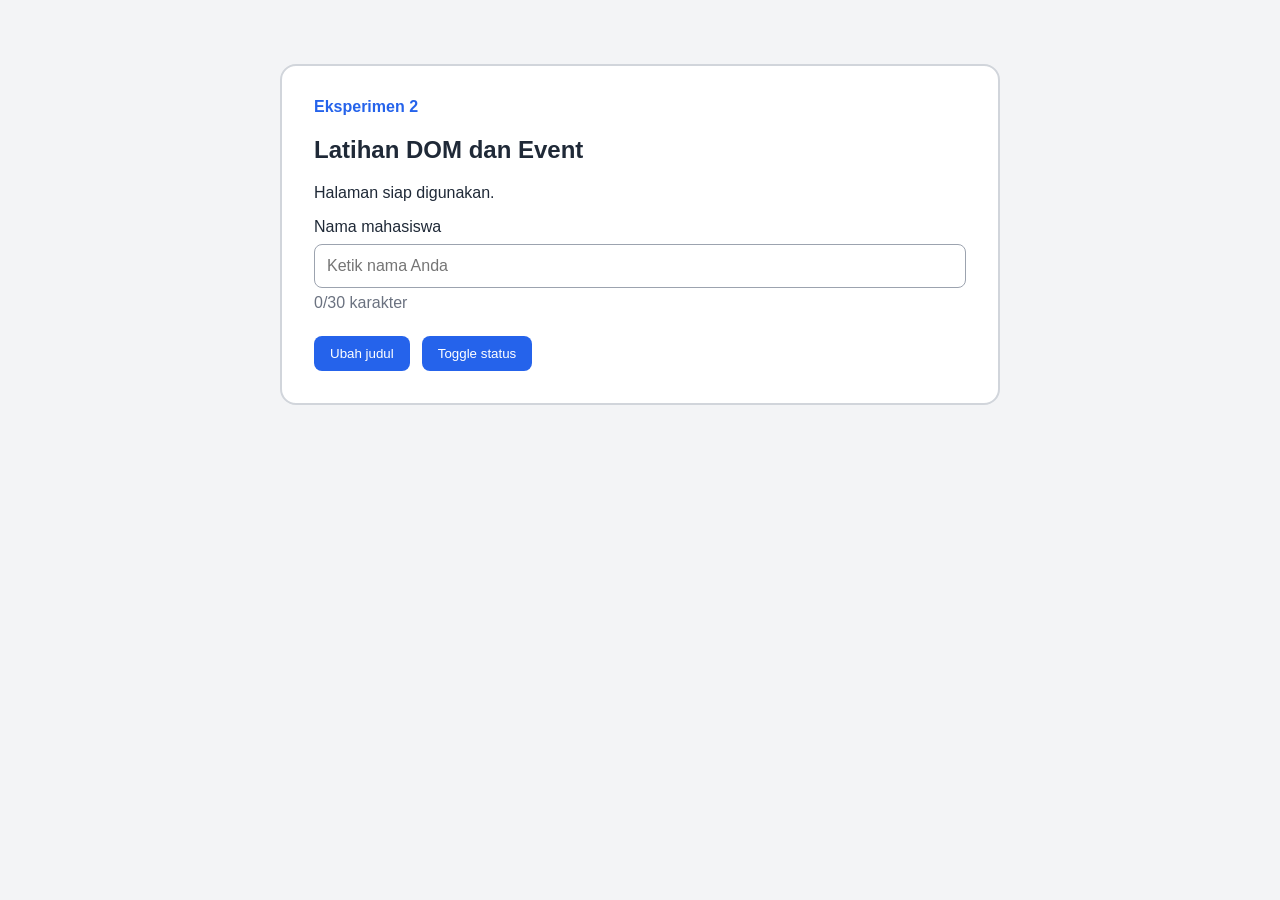
<file: eksperimen-2-dom-event/index.html>
<!DOCTYPE html>
<html lang="en">
<head>
    <meta charset="UTF-8">
    <meta name="viewport" content="width=device-width, initial-scale=1.0">
    <title>Eksperimen DOM dan Event</title>
    <link rel="stylesheet" href="css/style.css"
</head>
<body>
    <main class="container">
     <section class="praktikum-card"
            aria-labelledby="judul-utama">
        <p class="label">Eksperimen 2</p>
        <h1 id="judul-utama">Latihan DOM dan Event</h1>

        <p id="status" aria-live="polite">
            Halaman siap digunakan.
        </p>

        <label for="nama">Nama mahasiswa</label>
        <input id="nama" name="nama" type="text"
                maxlength="30"
                placeholder="Ketik nama Anda">
        <p class="counter">
        <span id="jumlah-karakter">0</span>/30 karakter
        </p>
        
      <div class="actions">
        <button id="ubah-judul" type="button">
            Ubah judul
        </button>
        <button id="toggle-status" type="button"
            aria-pressed="false">
            Toggle status
        </button>
      </div>
     </section>

     <script src="js/app.js" defer></script>
</body>
</html>
</file>
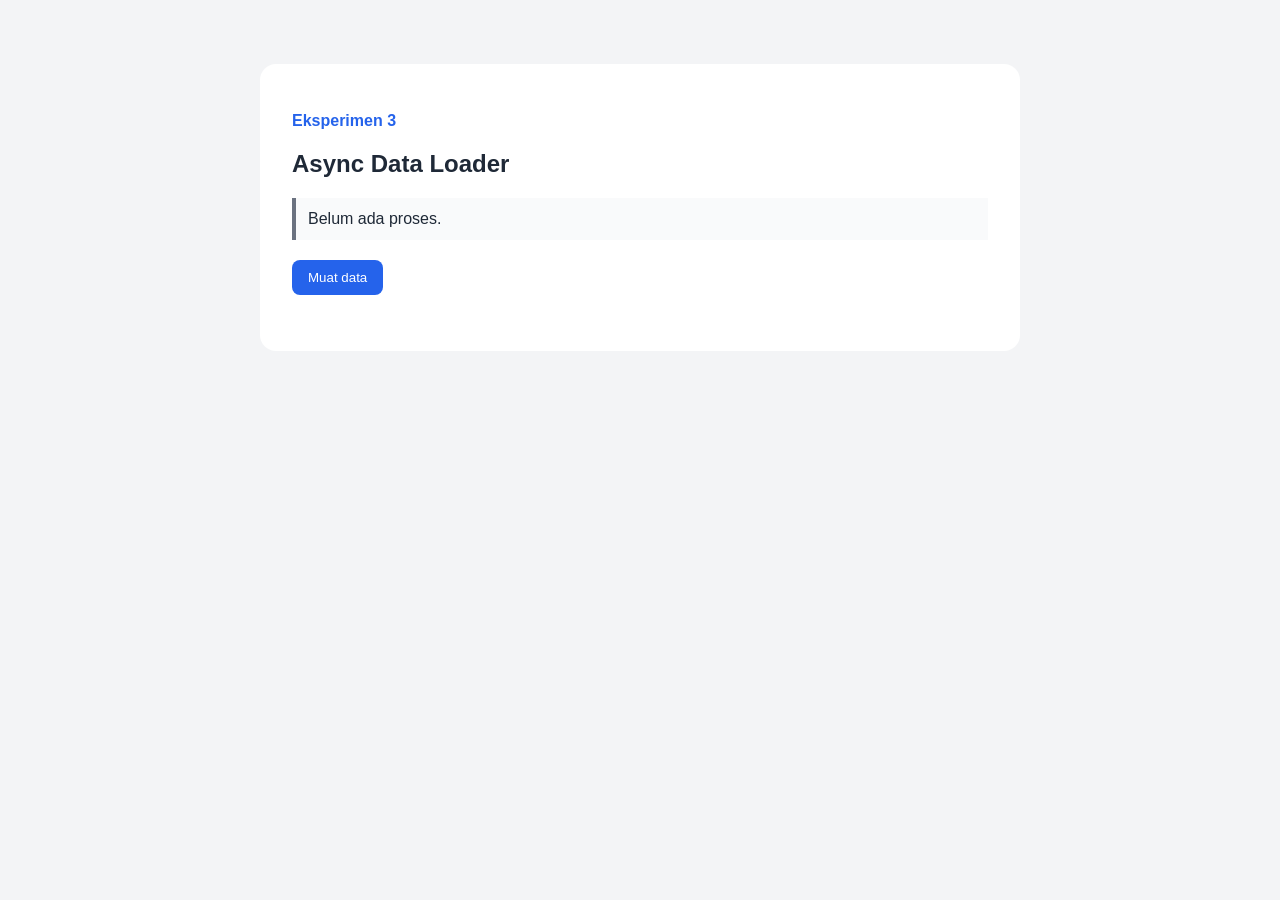
<file: eksperimen-3-async/index.html>
<!DOCTYPE html>
<html lang="id">
<head>
    <meta charset="UTF-8">
    <meta name="viewport" content="width=device-width, initial-scale=1.0">
    <title>Eksperimen Asynchronous JavaScript</title>
    <link rel="stylesheet" href="css/style.css"
</head>
<body>
    <main class="container">
     <section class="praktikum-card"
            aria-labelledby="judul-utama">
        <p class="label">Eksperimen 3</p>
        <h1 id="judul-utama">Async Data Loader</h1>

        <p id="status" class="status" data-state="idle" role="status" aria-live="polite">
            Belum ada proses.
        </p>

        <button id="muat-data" type="button">
            Muat data
        </button>

        <section id="daftar-fitur" class="grid" aria-label="Daftar fitur"></section>
        </section>
      </div>
     </section>

     <script src="js/app.js" defer></script>
</body>
</html>
</file>
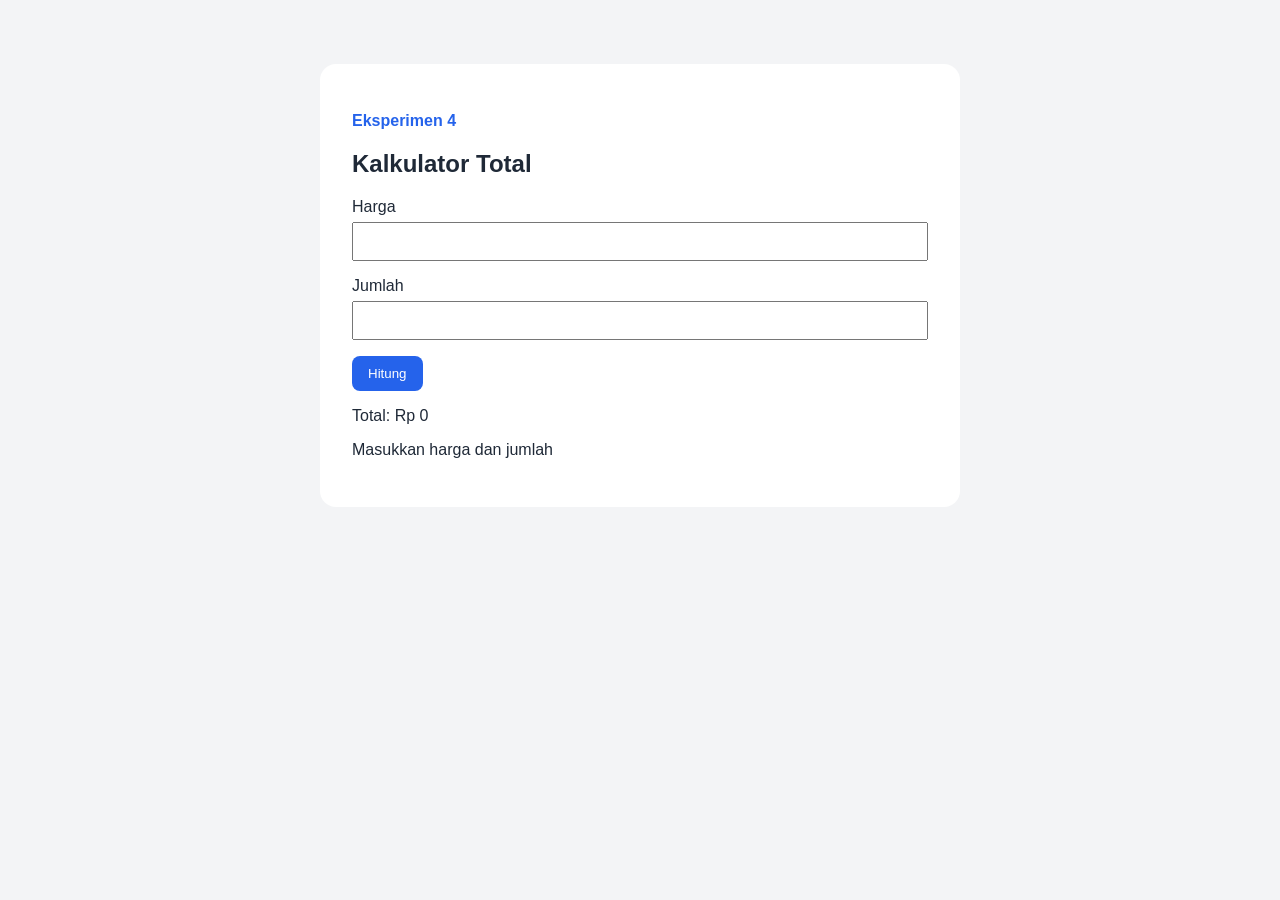
<file: eksperimen-4-debugging/index.html>
<!DOCTYPE html>
<html lang="en">
<head>
    <meta charset="UTF-8">
    <meta name="viewport" content="width=device-width, initial-scale=1.0">
    <title>Eksperimen Diagnosis Error</title>
    <link rel="stylesheet" href="css/style.css"
</head>
<body>
    <main class="container">
     <section class="praktikum-card"
            aria-labelledby="judul-utama">
        <p class="label">Eksperimen 4</p>
        <h1 id="judul-utama">Kalkulator Total</h1>

        <form id="form-hitung">
            <label for="harga">Harga</label>
            <input id="harga" name="harga" type="number" min="1" required>
            
            <label for="jumlah">Jumlah</label>
            <input id="jumlah" name="jumlah" type="number" min="1" required>
            
            <button id="hitung" type="submit">Hitung</button>
        </form>

        <p>Total: Rp <output id="hasil">0</output></p>
        <p id="pesan" role="status" aria-live="polite">
            Masukkan harga dan jumlah
        </p>
     </section>

     <script src="js/app.js" defer></script>
</body>
</html>
</file>
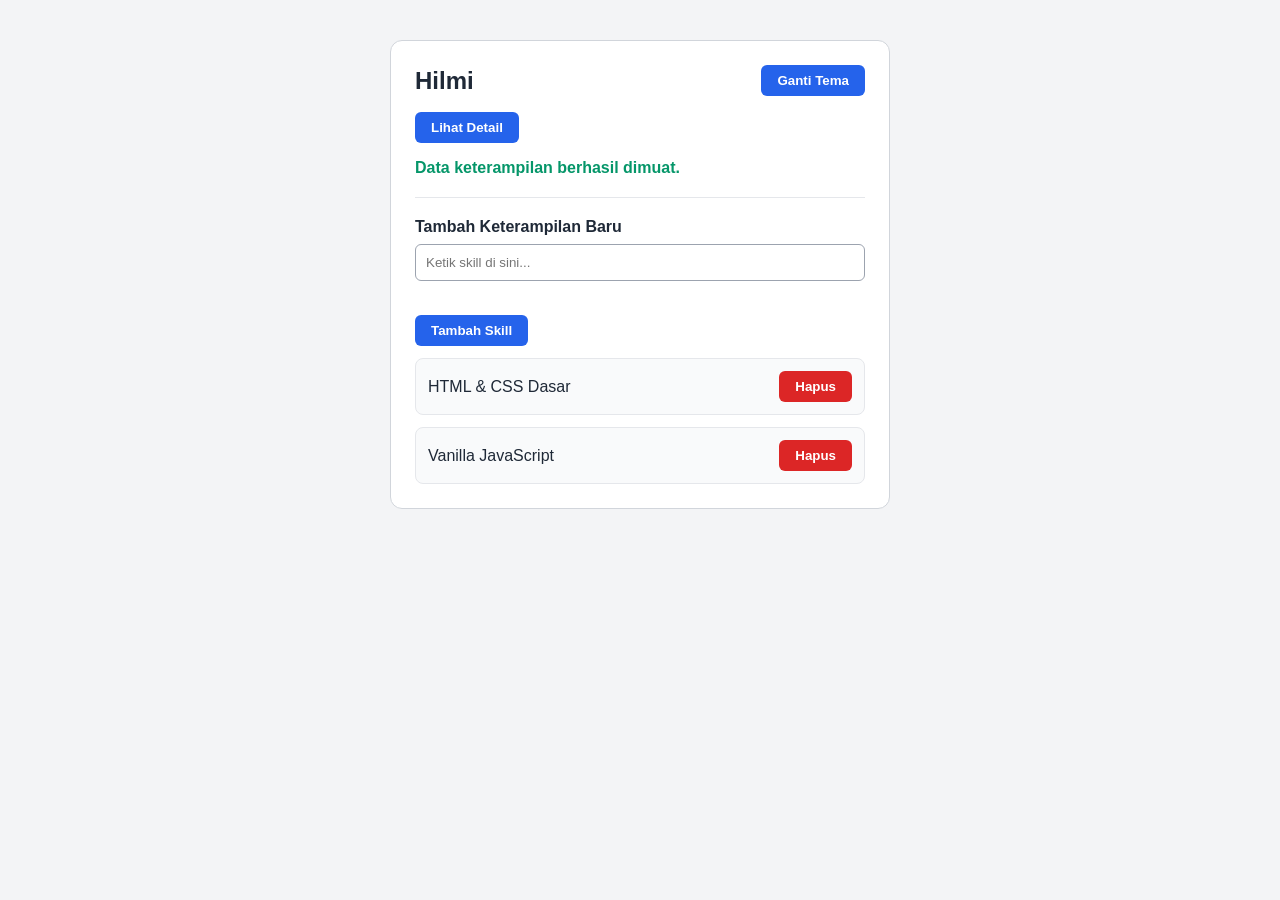
<file: homework-land-page/index.html>
<!doctype html>
<html lang="id">
<head>
  <meta charset="utf-8">
  <meta name="viewport" content="width=device-width, initial-scale=1">
  <title>Homework - Interactive Profile Card</title>
  <link rel="stylesheet" href="css/style.css">
</head>
<body>
  <main class="container">
    <article class="profile-card">
      <header>
        <h1 id="nama-profil">Memuat...</h1>
        <button id="btn-tema" type="button">Ganti Tema</button>
      </header>

      <section class="detail-section">
        <button id="btn-detail" type="button" aria-expanded="false">Lihat Detail</button>
        <div id="panel-detail" class="hidden">
          <p id="bio-profil"></p>
        </div>
      </section>

      <div class="status-container">
        <p id="status" role="status" aria-live="polite">Menyiapkan profil...</p>
        <button id="btn-coba-lagi" type="button" class="hidden">Coba Lagi</button>
      </div>

      <hr>

      <form id="form-skill" novalidate>
        <label for="input-skill">Tambah Keterampilan Baru</label>
        <input id="input-skill" type="text" autocomplete="off" placeholder="Ketik skill di sini...">
        <small id="error-skill" class="error-text"></small>
        <button type="submit" id="btn-tambah">Tambah Skill</button>
      </form>

      <section id="daftar-skill" aria-label="Daftar Keterampilan"></section>

    </article>
  </main>
  <script src="js/app.js" defer></script>
</body>
</html>
</file>
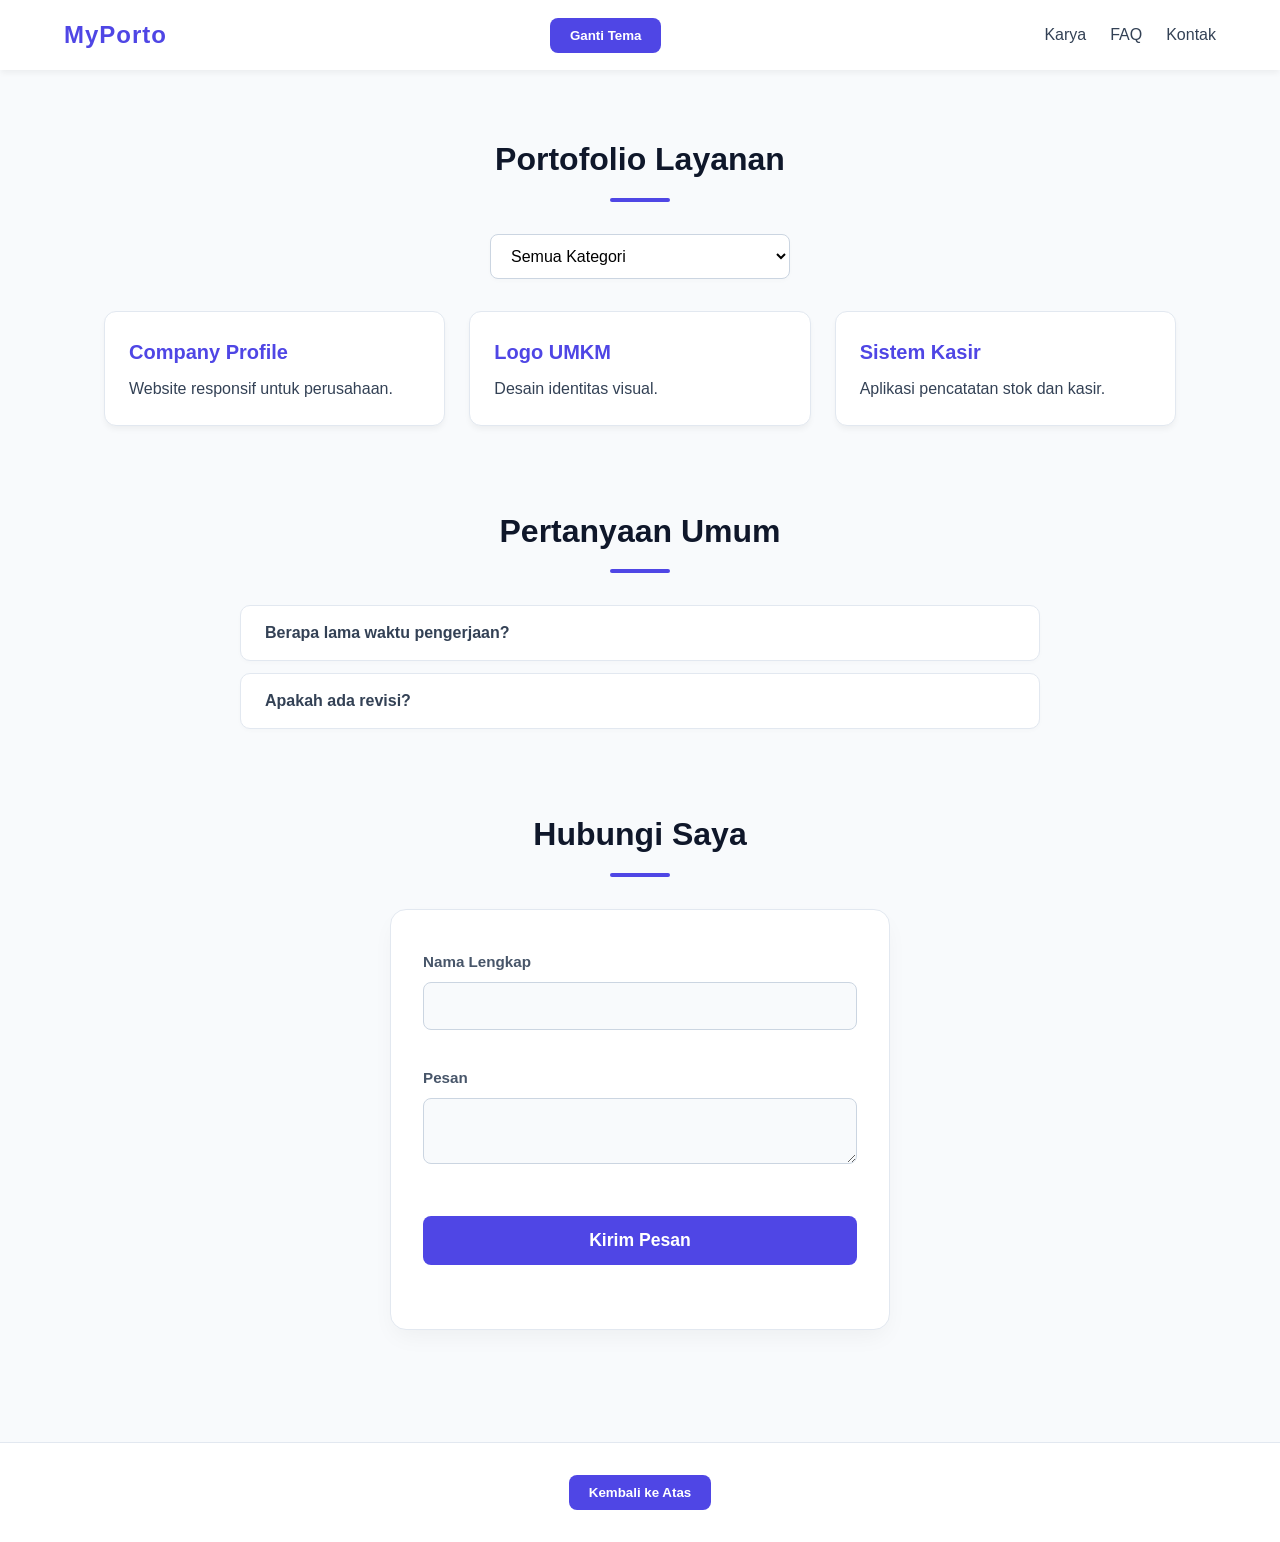
<file: mini-project/index.html>
<!DOCTYPE html>
<html lang="id">
<head>
  <meta charset="UTF-8">
  <meta name="viewport" content="width=device-width, initial-scale=1.0">
  <title>Portofolio Interaktif</title>
  <link rel="stylesheet" href="css/style.css">
  <script src="js/app.js" defer></script>
</head>
<body>
  <!-- 1. Navigasi & 7. Tema -->
  <header>
    <div class="logo">MyPorto</div>
    <button id="btn-tema" aria-label="Ganti Tema">Ganti Tema</button>
    <button id="btn-menu" aria-expanded="false" aria-controls="nav-links">☰ Menu</button>
    <nav id="nav-links" class="nav-links hidden">
      <a href="#karya">Karya</a>
      <a href="#faq">FAQ</a>
      <a href="#kontak">Kontak</a>
    </nav>
  </header>

  <main>
    <!-- 2. Daftar Dinamis & 3. Filter -->
    <section id="karya">
      <h2>Portofolio Layanan</h2>
      <select id="filter-kategori" aria-label="Filter Kategori">
        <option value="semua">Semua Kategori</option>
        <option value="web">Web Development</option>
        <option value="desain">Desain Grafis</option>
      </select>
      <div id="status-karya" aria-live="polite"></div>
      <div id="portofolio-container" class="grid-container"></div>
    </section>

    <!-- 4. FAQ Accordion -->
    <section id="faq">
      <h2>Pertanyaan Umum</h2>
      <div class="faq-item">
        <button class="faq-btn" aria-expanded="false">Berapa lama waktu pengerjaan?</button>
        <div class="faq-answer hidden"><p>Tergantung kompleksitas, rata-rata 1-2 minggu.</p></div>
      </div>
      <div class="faq-item">
        <button class="faq-btn" aria-expanded="false">Apakah ada revisi?</button>
        <div class="faq-answer hidden"><p>Ya, revisi gratis maksimal 2 kali untuk UI/UX.</p></div>
      </div>
    </section>

    <!-- 5. Form Validasi -->
    <section id="kontak">
      <h2>Hubungi Saya</h2>
      <form id="form-kontak" novalidate>
        <label for="nama">Nama Lengkap</label>
        <input type="text" id="nama" autocomplete="name">
        <small id="error-nama" class="error"></small>

        <label for="pesan">Pesan</label>
        <textarea id="pesan"></textarea>
        <small id="error-pesan" class="error"></small>

        <button type="submit">Kirim Pesan</button>
        <div id="status-form" aria-live="polite"></div>
      </form>
    </section>
  </main>

  <!-- 6. Kembali ke atas -->
  <footer>
    <button id="btn-top">Kembali ke Atas</button>
  </footer>
</body>
</html>
</file>
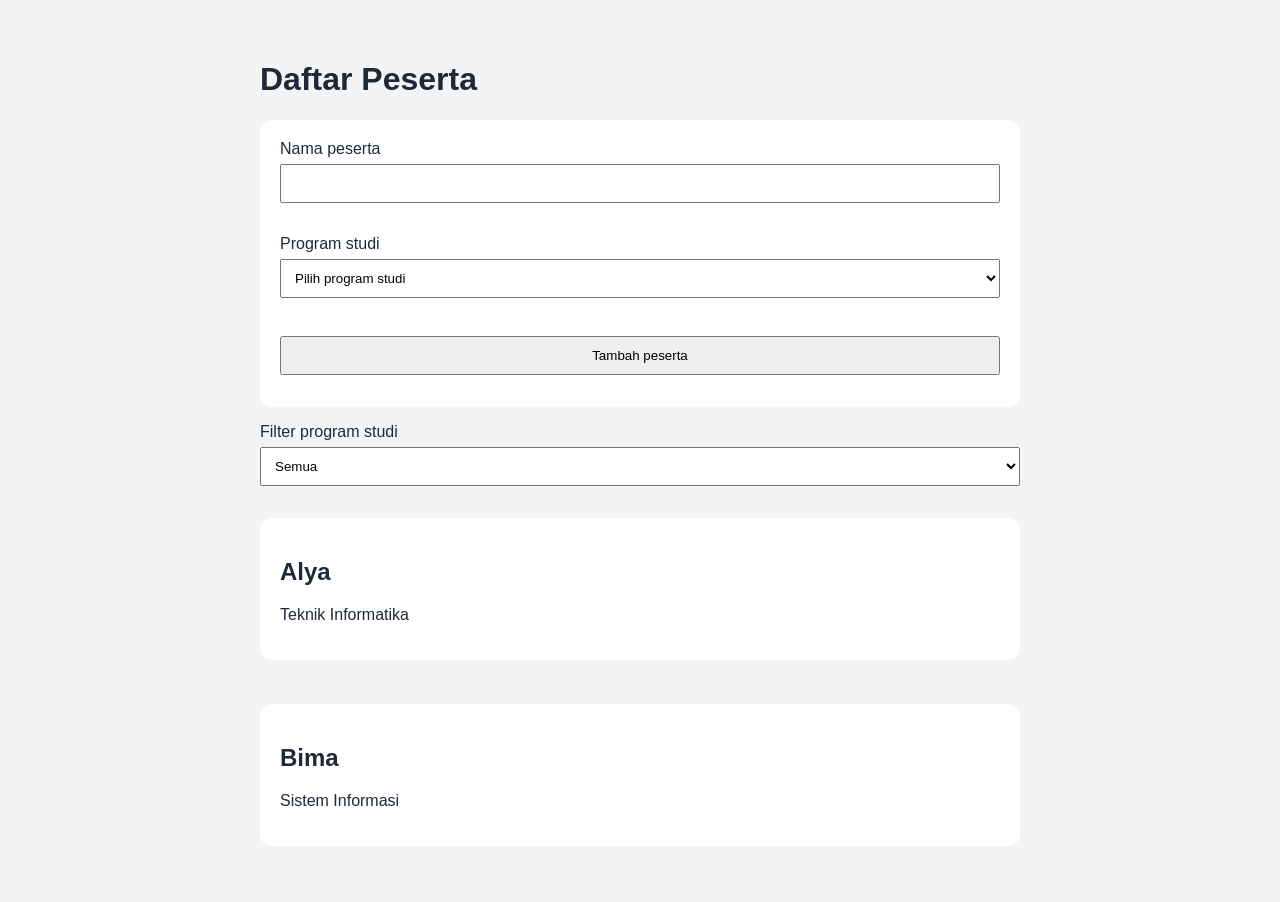
<file: task-2-dom-form/index.html>
<!doctype html>
<html lang="id">
<head>
  <meta charset="utf-8">
  <meta name="viewport" content="width=device-width, initial-scale=1">
  <title>Task 2 DOM dan Form</title>
  <link rel="stylesheet" href="css/style.css">
</head>
<body>
  <main class="container">
    <h1>Daftar Peserta</h1>

    <form id="form-peserta" novalidate>
      <label for="nama">Nama peserta</label>
      <input id="nama" name="nama" autocomplete="name"
             aria-describedby="error-nama" required>
      <small id="error-nama" class="error"></small>

      <label for="prodi">Program studi</label>
      <select id="prodi" name="prodi"
              aria-describedby="error-prodi" required>
        <option value="">Pilih program studi</option>
        <option>Teknik Informatika</option>
        <option>Sistem Informasi</option>
      </select>
      <small id="error-prodi" class="error"></small>

      <button type="submit">Tambah peserta</button>
    </form>

    <label for="filter-prodi">Filter program studi</label>
    <select id="filter-prodi">
      <option value="semua">Semua</option>
      <option>Teknik Informatika</option>
      <option>Sistem Informasi</option>
      <option>Manajemen Informatika</option>
    </select>

    <p id="status" role="status" aria-live="polite"></p>
    <section id="daftar-peserta" class="grid"
             aria-label="Daftar peserta"></section>
  </main>
  <script src="js/app.js" defer></script>
</body>
</html>
</file>
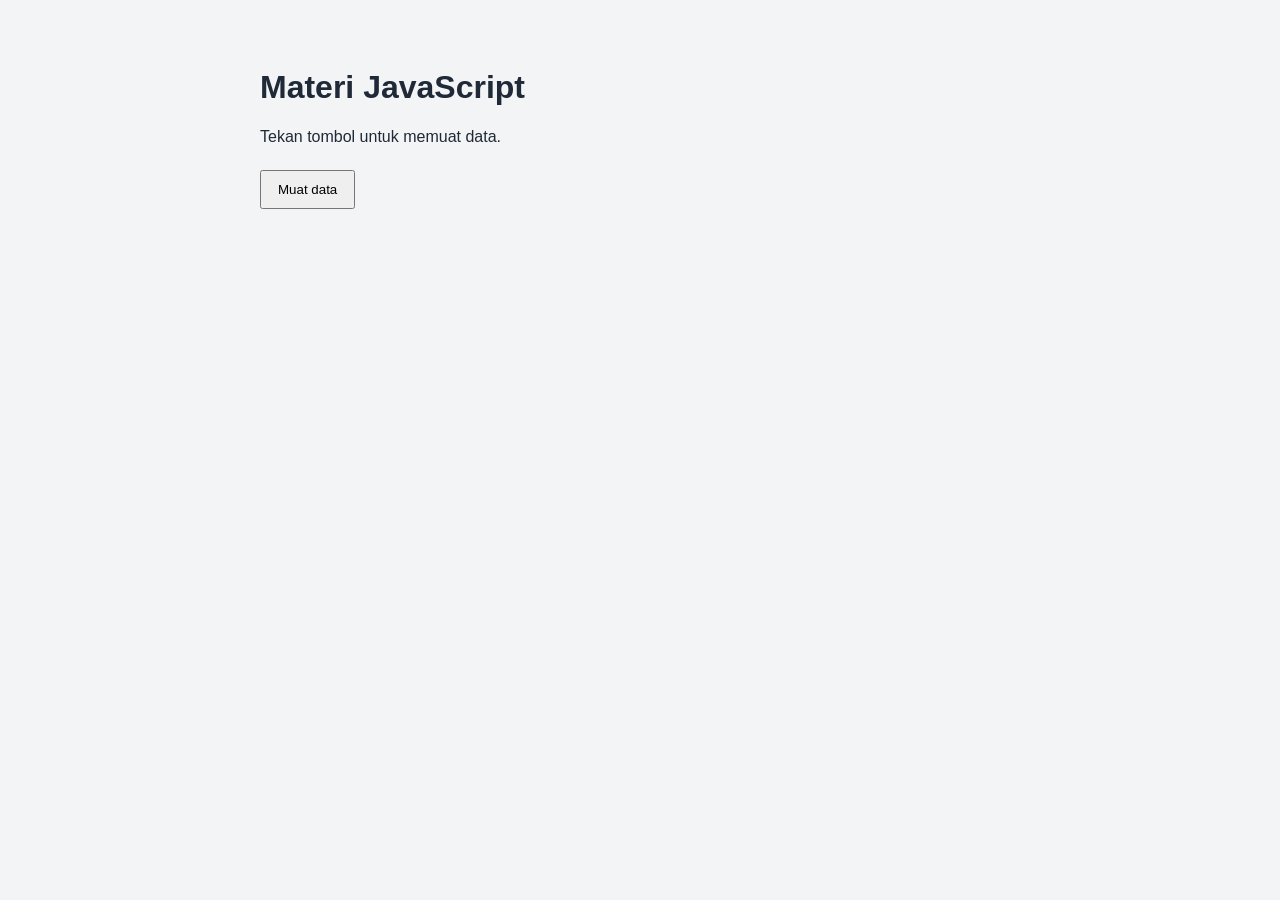
<file: task-3-async-loader/index.html>
<!doctype html>
<html lang="id">
<head>
  <meta charset="utf-8">
  <meta name="viewport" content="width=device-width, initial-scale=1">
  <title>Task 3 Async Data Loader</title>
  <link rel="stylesheet" href="css/style.css">
</head>
<body>
  <main class="container">
    <h1>Materi JavaScript</h1>
    <p id="status" role="status" aria-live="polite">
      Tekan tombol untuk memuat data.
    </p>
    <button id="muat" type="button">Muat data</button>
    <button id="coba-lagi" type="button" hidden>Coba lagi</button>
    <section id="daftar-materi" class="grid"
             aria-label="Daftar materi"></section>
  </main>
  <script src="js/app.js" defer></script>
</body>
</html>
</file>
<file: eksperimen-2-dom-event/css/style.css>
* {
  box-sizing: border-box;
}

body {
  margin: 0;
  min-height: 100vh;
  font-family: Arial, sans-serif;
  color: #1f2937;
  background: #f3f4f6;
  transition: background 200ms, color 200ms;
}

.container {
  width: min(90%, 720px);
  margin-inline: auto;
  padding-block: 64px;
}

.praktikum-card {
  padding: 32px;
  border: 2px solid #d1d5db;
  border-radius: 16px;
  background: #ffffff;
}

.label {
  margin: 0 0 8px;
  font-weight: 700;
  color: #2563eb;
}

label,
input {
  display: block;
  width: 100%;
}

input {
  margin-top: 8px;
  padding: 12px;
  border: 1px solid #9ca3af;
  border-radius: 8px;
  font: inherit;
}

.counter {
  margin-top: 6px;
  color: #6b7280;
}

.actions {
  display: flex;
  flex-wrap: wrap;
  gap: 12px;
  margin-top: 24px;
}

button {
  padding: 10px 16px;
  border: 0;
  border-radius: 8px;
  color: #ffffff;
  background: #2563eb;
  cursor: pointer;
}

button:focus-visible {
  outline: 3px solid #f59e0b;
  outline-offset: 3px;
}

body.is-active {
  color: #f9fafb;
  background: #111827;
}

body.is-active .praktikum-card {
  border-color: #60a5fa;
  background: #1f2937;
}

body.is-active .counter {
  color: #d1d5db;
}
</file>
<file: eksperimen-3-async/css/style.css>
* {
  box-sizing: border-box;
}

body {
  margin: 0;
  font-family: Arial, sans-serif;
  color: #1f2937;
  background: #f3f4f6;
}

.container {
  width: min(90%, 760px);
  margin-inline: auto;
  padding-block: 64px;
}

.praktikum-card {
  padding: 32px;
  border-radius: 16px;
  background: #ffffff;
}

.label {
  font-weight: 700;
  color: #2563eb;
}

button {
  padding: 10px 16px;
  border: 0;
  border-radius: 8px;
  color: #ffffff;
  background: #2563eb;
  cursor: pointer;
}

button:disabled {
  cursor: wait;
  opacity: 0.6;
}

.status {
  margin-block: 20px;
  padding: 12px;
  border-left: 4px solid #6b7280;
  background: #f9fafb;
}

.status[data-state="loading"] {
  border-color: #d97706;
}

.status[data-state="success"] {
  border-color: #16a34a;
}

.status[data-state="empty"],
.status[data-state="error"] {
  border-color: #dc2626;
}

.grid {
  display: grid;
  gap: 12px;
  margin-top: 24px;
}

.feature-card {
  padding: 16px;
  border: 1px solid #d1d5db;
  border-radius: 10px;
}

.feature-card h2,
.feature-card p {
  margin-block: 0 8px;
}
</file>
<file: eksperimen-4-debugging/css/style.css>
* {
  box-sizing: border-box;
}

body {
  margin: 0;
  font-family: Arial, sans-serif;
  color: #1f2937;
  background: #f3f4f6;
}

.container {
  width: min(90%, 640px);
  margin-inline: auto;
  padding-block: 64px;
}

.praktikum-card {
  padding: 32px;
  border-radius: 16px;
  background: #ffffff;
}

.label {
  font-weight: 700;
  color: #2563eb;
}

label,
input {
  display: block;
  width: 100%;
}

input {
  margin-block: 6px 16px;
  padding: 10px;
}

button {
  padding: 10px 16px;
  border: 0;
  border-radius: 8px;
  color: #ffffff;
  background: #2563eb;
}
</file>
<file: homework-land-page/css/style.css>
* { box-sizing: border-box; }

body {
  margin: 0;
  font-family: Arial, sans-serif;
  background-color: #f3f4f6;
  color: #1f2937;
  transition: background-color 0.3s, color 0.3s;
}

body.dark-theme {
  background-color: #111827;
  color: #f9fafb;
}

.container {
  width: min(90%, 500px);
  margin: 40px auto;
}

.profile-card {
  padding: 24px;
  border-radius: 12px;
  background-color: #ffffff;
  border: 1px solid #d1d5db;
}

body.dark-theme .profile-card {
  background-color: #1f2937;
  border-color: #374151;
}

header {
  display: flex;
  justify-content: space-between;
  align-items: center;
  margin-bottom: 16px;
}

h1 {
  margin: 0;
  font-size: 1.5rem;
}

hr {
  border: 0;
  border-top: 1px solid #e5e7eb;
  margin: 20px 0;
}

body.dark-theme hr {
  border-color: #4b5563;
}

button {
  padding: 8px 16px;
  border: none;
  border-radius: 6px;
  background-color: #2563eb;
  color: white;
  cursor: pointer;
  font-weight: bold;
}

button:hover { background-color: #1d4ed8; }

.detail-section { margin-bottom: 16px; }

#panel-detail p {
  background: #f9fafb;
  padding: 12px;
  border-radius: 6px;
  border: 1px solid #e5e7eb;
  line-height: 1.5;
}

body.dark-theme #panel-detail p {
  background: #374151;
  border-color: #4b5563;
}

.status-container { margin-bottom: 16px; }

#status {
  font-weight: bold;
  color: #059669;
}

label { font-weight: bold; display: block; margin-bottom: 8px; }

input {
  width: 100%;
  padding: 10px;
  border: 1px solid #9ca3af;
  border-radius: 6px;
}

input[aria-invalid="true"] {
  border: 2px solid #dc2626;
  outline: none;
}

.error-text {
  color: #dc2626;
  display: block;
  margin-top: 4px;
  margin-bottom: 12px;
  min-height: 18px;
}

.hidden { display: none !important; }

.skill-item {
  display: flex;
  justify-content: space-between;
  align-items: center;
  padding: 12px;
  background-color: #f9fafb;
  border: 1px solid #e5e7eb;
  border-radius: 8px;
  margin-top: 12px;
}

body.dark-theme .skill-item {
  background-color: #374151;
  border-color: #4b5563;
}

.skill-item button {
  background-color: #dc2626;
}

.skill-item button:hover {
  background-color: #b91c1c;
}
</file>
<file: mini-project/css/style.css>
/* Reset & Pengaturan Dasar */
* { box-sizing: border-box; margin: 0; padding: 0; }
body { 
  font-family: 'Segoe UI', Roboto, Helvetica, Arial, sans-serif; 
  background: #f8fafc; 
  color: #334155; 
  line-height: 1.6; 
  transition: background-color 0.3s ease, color 0.3s ease; 
}

/* Skema Tema Gelap */
body.dark-theme { background: #0f172a; color: #f8fafc; }
body.dark-theme h1, body.dark-theme h2, body.dark-theme h3 { color: #f8fafc; }

/* Tipografi & Judul Bagian */
h1, h2, h3 { color: #0f172a; margin-bottom: 1rem; }
h2 { font-size: 2rem; text-align: center; margin-top: 2rem; position: relative; }
h2::after {
  content: ''; display: block; width: 60px; height: 4px;
  background: #4f46e5; margin: 12px auto 2rem; border-radius: 2px;
}

/* Navigasi (Sticky Header) */
header { 
  display: flex; justify-content: space-between; align-items: center; 
  padding: 1rem 5%; background: white; 
  box-shadow: 0 4px 6px -1px rgba(0,0,0,0.05); 
  position: sticky; top: 0; z-index: 100; flex-wrap: wrap; 
}
body.dark-theme header { background: #1e293b; box-shadow: 0 4px 6px -1px rgba(0,0,0,0.3); }
.logo { font-size: 1.5rem; font-weight: 900; color: #4f46e5; letter-spacing: 1px; }
body.dark-theme .logo { color: #818cf8; }

/* Tombol Global */
button { 
  padding: 10px 20px; font-weight: 600; cursor: pointer; 
  background: #4f46e5; color: white; border: none; border-radius: 8px; 
  transition: all 0.2s ease; 
}
button:hover { background: #4338ca; transform: translateY(-2px); box-shadow: 0 4px 12px rgba(79, 70, 229, 0.3); }
body.dark-theme button { background: #6366f1; }
body.dark-theme button:hover { background: #4f46e5; }

/* Link Navigasi */
.nav-links { display: flex; gap: 1.5rem; width: 100%; margin-top: 1rem; flex-direction: column; }
.nav-links a { text-decoration: none; color: inherit; font-weight: 500; transition: color 0.2s; }
.nav-links a:hover { color: #4f46e5; }
body.dark-theme .nav-links a:hover { color: #818cf8; }
.nav-links.hidden { display: none; }

/* Layout Utama */
main { padding: 2rem 5%; max-width: 1200px; margin: auto; }
section { margin-bottom: 5rem; }

/* Filter Dropdown */
select { 
  padding: 12px 16px; border: 1px solid #cbd5e1; border-radius: 8px; 
  font-size: 1rem; display: block; margin: 0 auto 2rem; max-width: 300px; 
  background: white; width: 100%; outline: none; cursor: pointer; 
  box-shadow: 0 2px 4px rgba(0,0,0,0.02);
}
select:focus { border-color: #4f46e5; }
body.dark-theme select { background: #334155; border-color: #475569; color: white; }

/* Grid & Kartu Portofolio */
.grid-container { display: grid; gap: 24px; grid-template-columns: repeat(auto-fill, minmax(280px, 1fr)); }
.card { 
  background: white; padding: 24px; border-radius: 12px; 
  border: 1px solid #e2e8f0; 
  box-shadow: 0 4px 6px -1px rgba(0, 0, 0, 0.05); 
  transition: transform 0.3s ease, box-shadow 0.3s ease; 
}
.card:hover { transform: translateY(-6px); box-shadow: 0 12px 20px -3px rgba(0, 0, 0, 0.1); }
body.dark-theme .card { background: #1e293b; border-color: #334155; }
.card h3 { color: #4f46e5; margin-bottom: 8px; font-size: 1.25rem; }
body.dark-theme .card h3 { color: #818cf8; }
#status-karya { text-align: center; font-weight: 500; margin-bottom: 1rem; color: #ef4444; }

/* FAQ Accordion Modern */
#faq { max-width: 800px; margin-inline: auto; }
.faq-item { margin-bottom: 12px; }
.faq-btn { 
  width: 100%; text-align: left; padding: 18px 24px; font-size: 1rem; 
  background: white; color: #334155; border: 1px solid #e2e8f0; border-radius: 10px; 
  box-shadow: 0 2px 4px rgba(0,0,0,0.02);
}
.faq-btn:hover { background: #f8fafc; transform: none; box-shadow: none; }
.faq-btn[aria-expanded="true"] { border-bottom-left-radius: 0; border-bottom-right-radius: 0; border-bottom: none; color: #4f46e5; }
body.dark-theme .faq-btn { background: #1e293b; color: #f8fafc; border-color: #334155; }
body.dark-theme .faq-btn:hover { background: #334155; }
body.dark-theme .faq-btn[aria-expanded="true"] { color: #818cf8; }
.faq-answer { 
  padding: 16px 24px; background: #f8fafc; border: 1px solid #e2e8f0; 
  border-top: none; border-bottom-left-radius: 10px; border-bottom-right-radius: 10px; 
}
body.dark-theme .faq-answer { background: #0f172a; border-color: #334155; }

/* Form Kontak */
#kontak form { 
  max-width: 500px; margin: 0 auto; background: white; padding: 40px 32px; 
  border-radius: 16px; box-shadow: 0 10px 25px -5px rgba(0, 0, 0, 0.05); 
  border: 1px solid #e2e8f0; display: flex; flex-direction: column; gap: 8px; 
}
body.dark-theme #kontak form { background: #1e293b; border-color: #334155; }
label { font-weight: 600; font-size: 0.95rem; color: #475569; }
body.dark-theme label { color: #94a3b8; }
input, textarea { 
  padding: 14px; border: 1px solid #cbd5e1; border-radius: 8px; 
  font-size: 1rem; background: #f8fafc; font-family: inherit; transition: border-color 0.2s; 
}
input:focus, textarea:focus { border-color: #4f46e5; outline: none; background: white; }
body.dark-theme input, body.dark-theme textarea { background: #0f172a; border-color: #475569; color: white; }
body.dark-theme input:focus, body.dark-theme textarea:focus { border-color: #818cf8; }
input[aria-invalid="true"], textarea[aria-invalid="true"] { border-color: #ef4444; }
.error { color: #ef4444; min-height: 20px; font-size: 0.85rem; font-weight: 500; }
#kontak button { margin-top: 1rem; padding: 14px; font-size: 1.1rem; }
#status-form { text-align: center; margin-top: 1rem; font-weight: 600; }

/* Footer */
footer { text-align: center; padding: 2rem; background: white; border-top: 1px solid #e2e8f0; }
body.dark-theme footer { background: #1e293b; border-color: #334155; }
.hidden { display: none !important; }

/* Media Query untuk Desktop Navigasi */
@media (min-width: 768px) {
  #btn-menu { display: none; }
  .nav-links { display: flex !important; flex-direction: row; width: auto; margin-top: 0; }
}
</file>
<file: task-2-dom-form/css/style.css>
* { box-sizing: border-box; }
body {
  margin: 0;
  font-family: Arial, sans-serif;
  color: #1f2937;
  background: #f3f4f6;
}
.container {
  width: min(92%, 760px);
  margin-inline: auto;
  padding-block: 40px;
}
form, .kartu {
  margin-block: 16px;
  padding: 20px;
  border-radius: 12px;
  background: #ffffff;
}
label, input, select, button { display: block; }
input, select, button {
  width: 100%;
  margin-block: 6px 12px;
  padding: 10px;
}
button { cursor: pointer; }
.grid { display: grid; gap: 12px; }
.error { display: block; min-height: 20px; color: #b91c1c; }
[aria-invalid="true"] { outline: 2px solid #b91c1c; }
</file>
<file: task-3-async-loader/css/style.css>
* { box-sizing: border-box; }
body {
  margin: 0;
  font-family: Arial, sans-serif;
  color: #1f2937;
  background: #f3f4f6;
}
.container {
  width: min(92%, 760px);
  margin-inline: auto;
  padding-block: 48px;
}
button { margin: 8px 8px 16px 0; padding: 10px 16px; }
.grid { display: grid; gap: 12px; }
.kartu {
  padding: 16px;
  border-radius: 12px;
  background: #ffffff;
}
#status[data-state="loading"] { color: #1d4ed8; }
#status[data-state="error"]   { color: #b91c1c; }
#status[data-state="success"] { color: #166534; }
</file>
